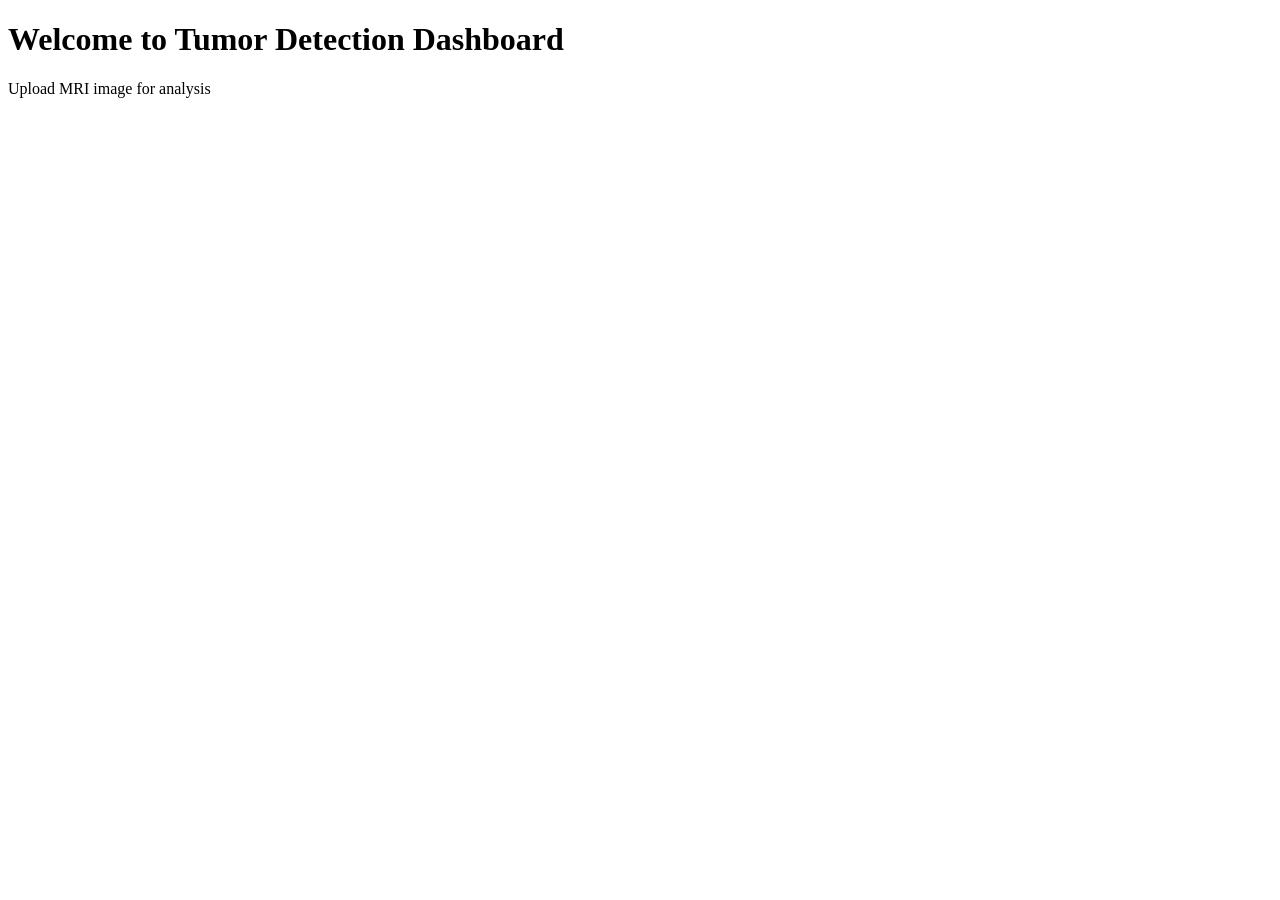
<file: Frontend/detection.html>
<!DOCTYPE html>
<html lang="en">
  <head>
    <meta charset="UTF-8" />
    <title>NeuroVision | Detection</title>
  </head>
  <body>
    <h1>Welcome to Tumor Detection Dashboard</h1>
    <p>Upload MRI image for analysis</p>
  </body>
</html>
</file>
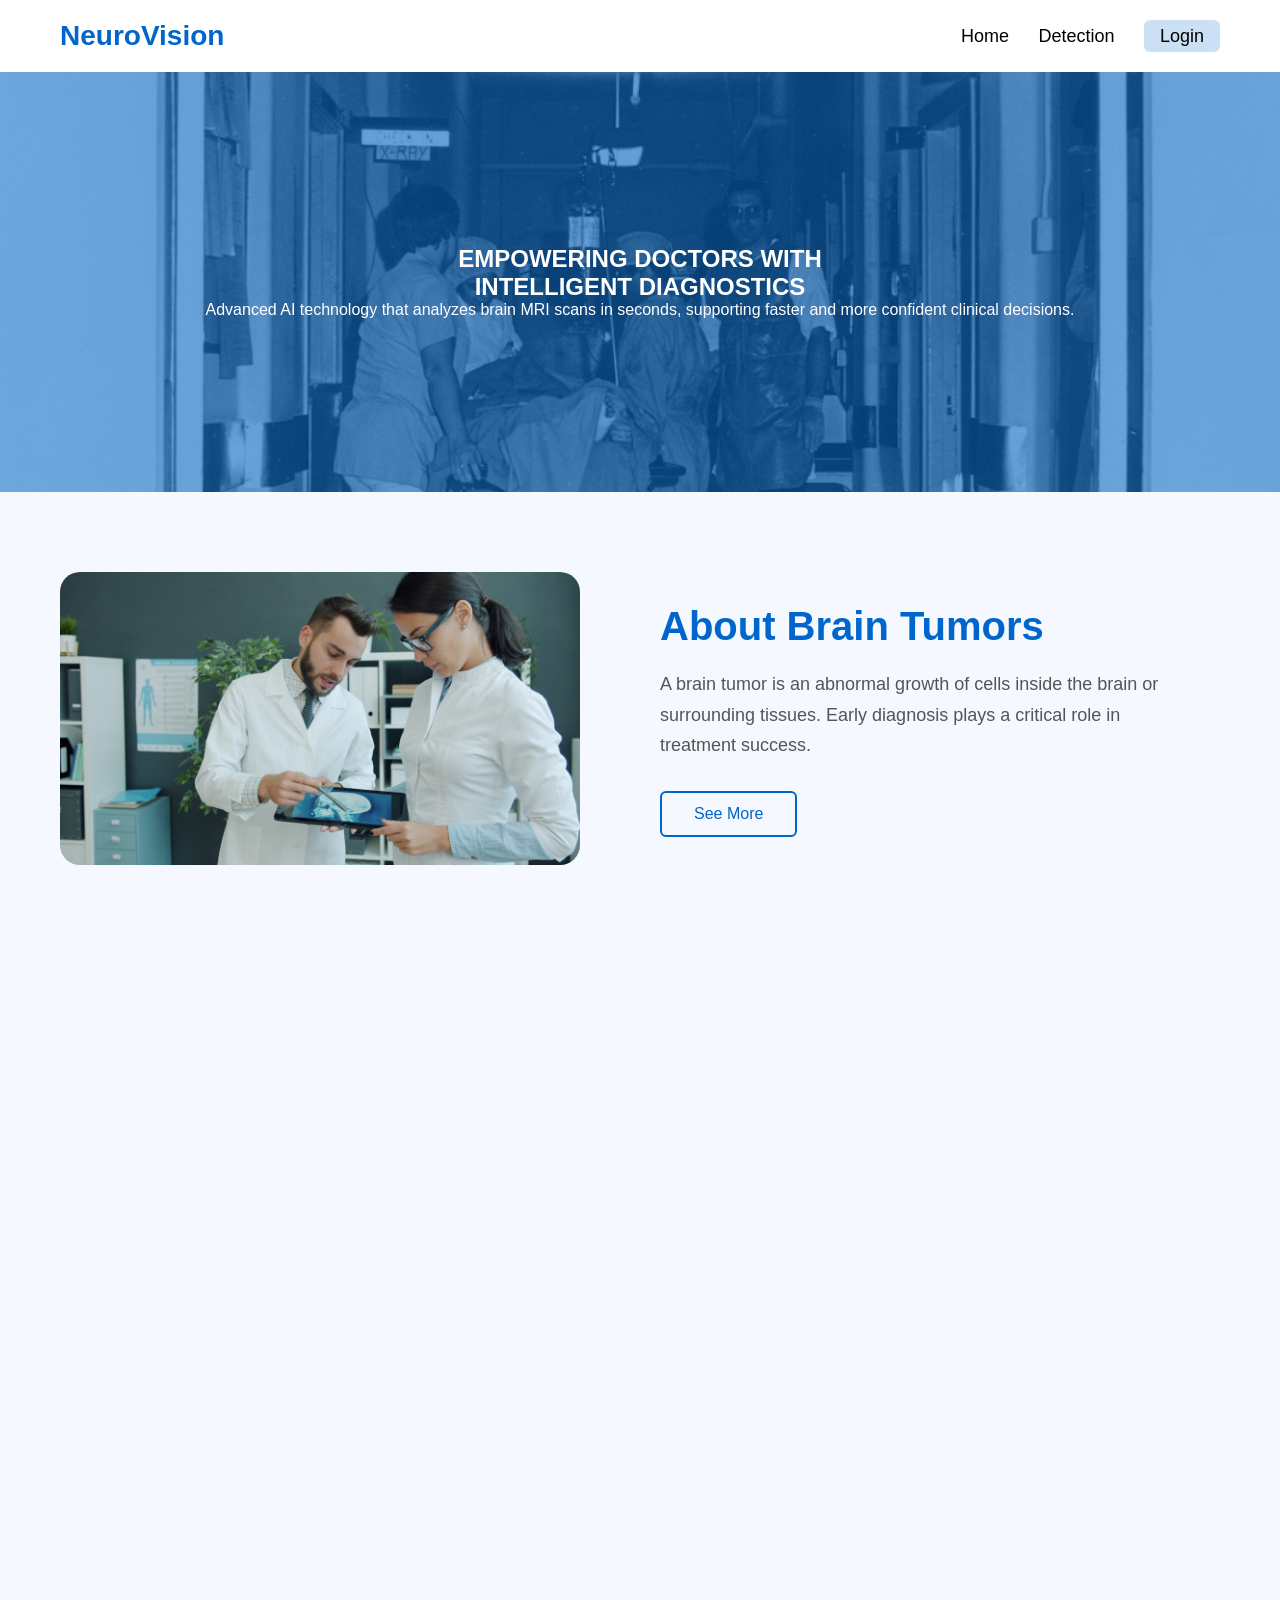
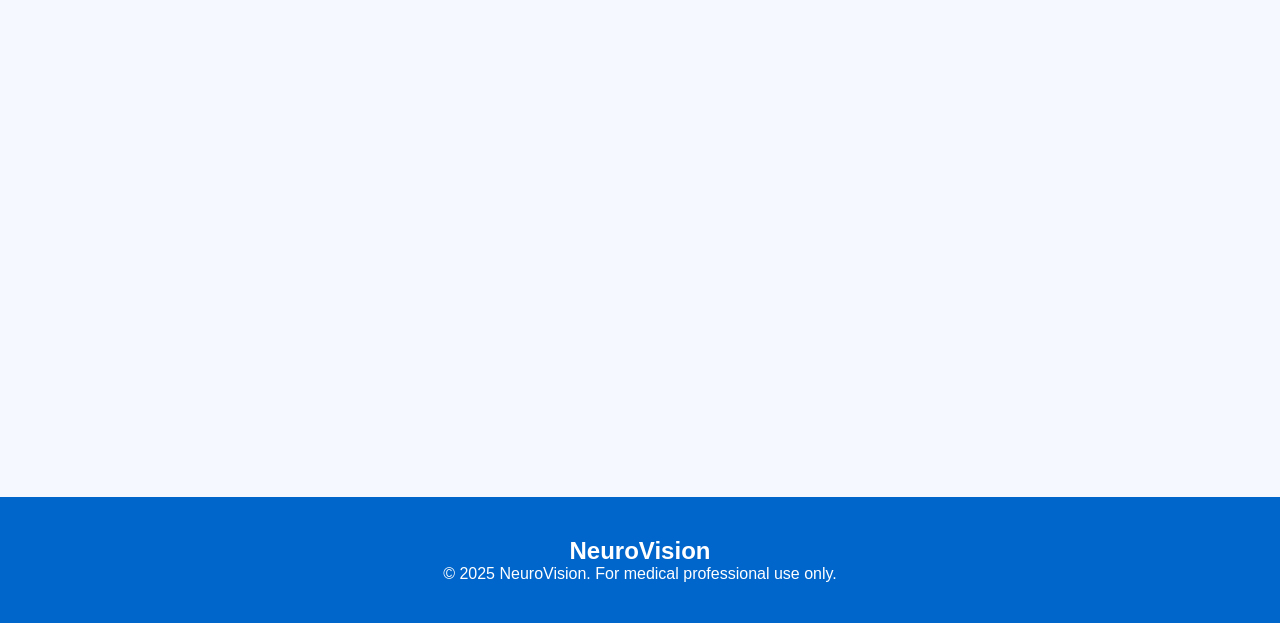
<file: Frontend/home.html>
<!DOCTYPE html>
<html lang="en">
  <head>
    <meta charset="UTF-8" />
    <meta name="viewport" content="width=device-width, initial-scale=1.0" />
    <title>NeuroVision: Automated Tumor Diagnosis</title>
    <link rel="icon" href="fav.jpg" />
    <link rel="stylesheet" href="home.css" />
  </head>

  <body>
    <!-- HEADER -->
    <header class="header">
      <div class="logo">NeuroVision</div>
      <nav class="navbar">
        <a href="home.html">Home</a>
        <a href="detection.html">Detection</a>
        <a href="login.html" class="login">Login</a>
      </nav>
    </header>

    <!-- HERO -->
    <section class="hero">
      <div class="hero-overlay"></div>
      <div class="hero-content">
        <h1>EMPOWERING DOCTORS WITH<br />INTELLIGENT DIAGNOSTICS</h1>
        <p>
          Advanced AI technology that analyzes brain MRI scans in seconds,
          supporting faster and more confident clinical decisions.
        </p>
      </div>
    </section>

    <!-- INFO SECTION -->
    <section class="info-section">
      <!-- ABOUT BRAIN TUMOR -->
      <div class="info-box">
        <div class="info-left">
          <img src="brain.jpeg" alt="Brain Tumor" />
        </div>
        <div class="info-right">
          <h2>About Brain Tumors</h2>

          <p class="short-text">
            A brain tumor is an abnormal growth of cells inside the brain or
            surrounding tissues. Early diagnosis plays a critical role in
            treatment success.
          </p>

          <p class="more-text">
            <strong>Definition:</strong> A brain tumor occurs when abnormal
            cells grow uncontrollably within the brain or nearby structures.
            Tumors can be <strong>primary</strong> (originating in the brain) or
            <strong>secondary</strong> (metastatic, spreading from other
            organs). <br /><br />

            <strong>Types of Brain Tumors:</strong><br />
            • <strong>Gliomas:</strong> Develop from glial cells and include
            astrocytoma, oligodendroglioma, and glioblastoma.<br />
            • <strong>Meningiomas:</strong> Arise from the meninges; usually
            benign and slow-growing.<br />
            • <strong>Pituitary Tumors:</strong> Affect hormone production and
            gland function.<br />
            • <strong>Pineal Tumors:</strong> Rare tumors near the pineal
            gland.<br /><br />

            Tumors are graded by the World Health Organization (Grade I–IV)
            based on aggressiveness. Recent research shows that deep learning
            models applied to MRI images can classify tumor types with high
            accuracy, supporting faster diagnosis and treatment planning.
          </p>

          <button class="see-more">See More</button>
        </div>
      </div>

      <!-- SIGNS & SYMPTOMS -->
      <div class="info-box reverse">
        <div class="info-left">
          <img src="sign.jpeg" alt="Symptoms" />
        </div>
        <div class="info-right">
          <h2>Signs & Symptoms</h2>

          <p class="short-text">
            Symptoms depend on tumor size, type, and location within the brain.
            Some symptoms develop gradually, while others appear suddenly.
          </p>

          <p class="more-text">
            Common signs and symptoms of brain tumors include persistent or
            worsening headaches, especially in the morning, seizures, nausea or
            vomiting, blurred or double vision, and difficulty with balance or
            coordination. Patients may also experience weakness or numbness in
            the arms or legs, speech difficulties, memory problems, confusion,
            personality changes, or hearing loss. Because these symptoms can
            worsen over time, early medical evaluation is essential for
            effective treatment.
          </p>

          <button class="see-more">See More</button>
        </div>
      </div>

      <!-- HOW SYSTEM WORKS -->
      <div class="info-box">
        <div class="info-left">
          <img src="AI.jpeg" alt="AI System" />
        </div>
        <div class="info-right">
          <h2>How the System Works</h2>

          <p class="short-text">
            NeuroVision uses artificial intelligence to assist doctors in brain
            tumor detection through MRI analysis.
          </p>

          <p class="more-text">
            The NeuroVision system allows users to upload MRI brain images
            through a secure web interface. The uploaded image undergoes
            preprocessing such as resizing and normalization before being passed
            to a trained deep learning model based on a convolutional neural
            network (VGG). The model analyzes the MRI scan to detect abnormal
            patterns and predicts whether a tumor is present. The system outputs
            the predicted tumor class along with a confidence score, helping
            clinicians make informed diagnostic decisions. This approach reduces
            manual effort, speeds up diagnosis, and provides AI-assisted
            clinical support.
          </p>

          <button class="see-more">See More</button>
        </div>
      </div>
    </section>

    <!-- FOOTER -->
    <footer class="footer">
      <h2>NeuroVision</h2>
      <p>© 2025 NeuroVision. For medical professional use only.</p>
    </footer>

    <!-- SCRIPT -->
    <script>
      // Scroll animation
      const boxes = document.querySelectorAll(".info-box");
      const observer = new IntersectionObserver(
        (entries) => {
          entries.forEach((entry) => {
            entry.target.classList.toggle("show", entry.isIntersecting);
          });
        },
        { threshold: 0.2 }
      );
      boxes.forEach((box) => observer.observe(box));

      // See more toggle
      const buttons = document.querySelectorAll(".see-more");
      buttons.forEach((btn) => {
        btn.addEventListener("click", () => {
          const moreText = btn.previousElementSibling;
          moreText.classList.toggle("show");
          btn.textContent =
            btn.textContent === "See More" ? "See Less" : "See More";
        });
      });
    </script>
  </body>
</html>
</file>
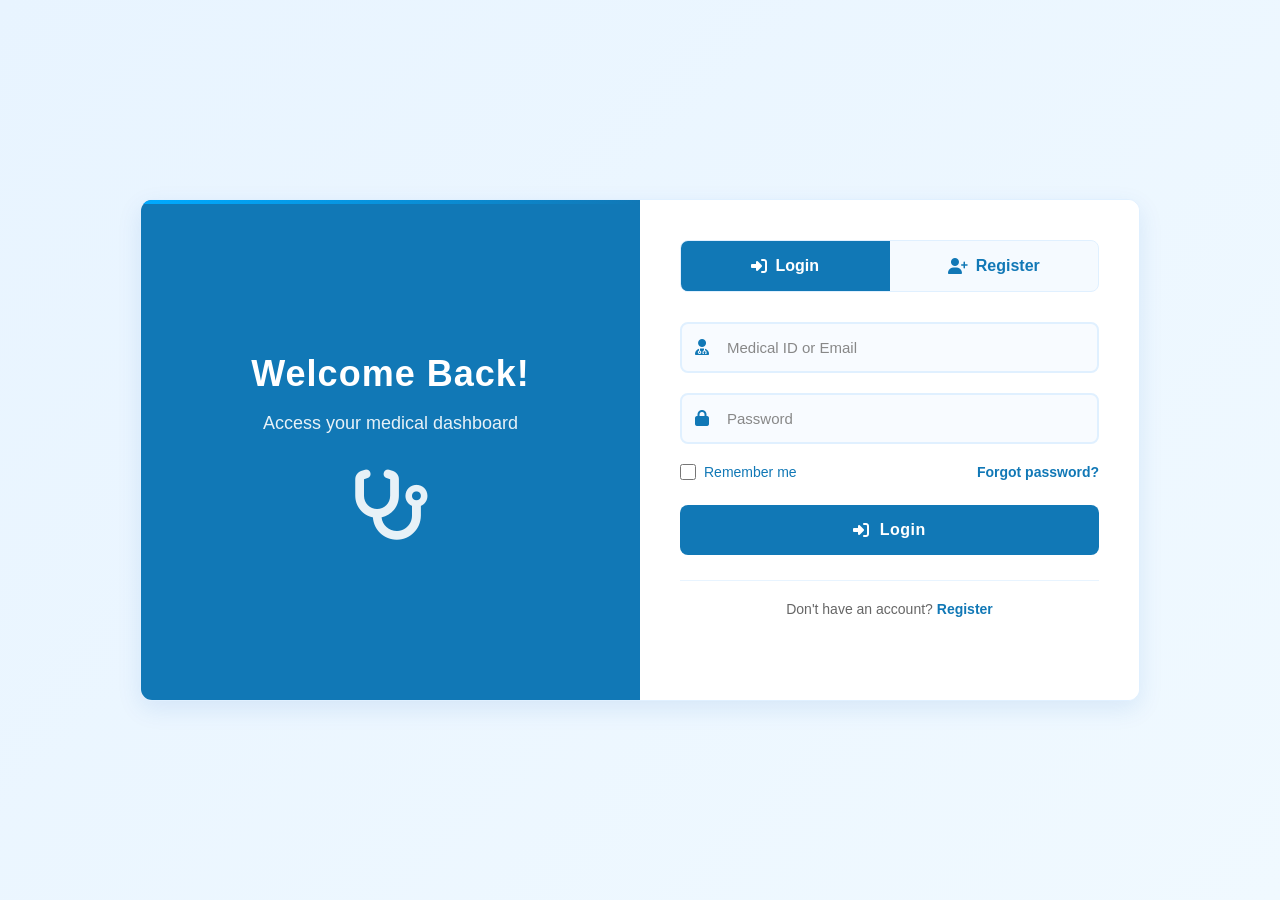
<file: Frontend/login.html>
<!DOCTYPE html>
<html lang="en">
  <head>
    <meta charset="UTF-8" />
    <meta name="viewport" content="width=device-width, initial-scale=1.0" />
    <title>NeuroVision: Automated Tumor Diagnosis</title>
    <link rel="stylesheet" href="auth.css" />
    <link
      rel="stylesheet"
      href="https://cdnjs.cloudflare.com/ajax/libs/font-awesome/6.4.0/css/all.min.css"
    />
    <link rel="icon" href="fav.jpg" />
  </head>
  <body>
    <div class="medical-container">
      <!-- Main Content -->
      <div class="content-wrapper">
        <!-- Left Panel - Simple Welcome -->
        <div class="welcome-panel">
          <div class="welcome-content">
            <h2>Welcome Back!</h2>
            <p>Access your medical dashboard</p>
            <div class="welcome-icon">
              <i class="fas fa-stethoscope"></i>
            </div>
          </div>
        </div>

        <!-- Right Panel - Forms -->
        <div class="form-section">
          <!-- Form Tabs - Using links for navigation -->
          <div class="form-tabs">
            <a href="#login" class="tab-btn active">
              <i class="fas fa-sign-in-alt"></i> Login
            </a>
            <a href="#register" class="tab-btn">
              <i class="fas fa-user-plus"></i> Register
            </a>
          </div>

          <!-- Forms Container - Only Login Form visible by default -->
          <div class="forms-container">
            <!-- Login Form (Visible by default) -->
            <form class="form active" id="login">
              <div class="input-group">
                <div class="input-icon">
                  <i class="fas fa-user-md"></i>
                </div>
                <input type="text" placeholder="Medical ID or Email" required />
              </div>

              <div class="input-group">
                <div class="input-icon">
                  <i class="fas fa-lock"></i>
                </div>
                <input type="password" placeholder="Password" required />
              </div>

              <div class="form-options">
                <label class="checkbox-label">
                  <input type="checkbox" />
                  <span>Remember me</span>
                </label>
                <a href="#" class="link-text">Forgot password?</a>
              </div>

              <button type="submit" class="submit-btn">
                <i class="fas fa-sign-in-alt"></i> Login
              </button>

              <div class="form-footer">
                <p>
                  Don't have an account?
                  <a href="#register" class="switch-form">Register</a>
                </p>
              </div>
            </form>

            <!-- Registration Form (Hidden by default) -->
            <form class="form" id="register">
              <div class="input-group">
                <div class="input-icon">
                  <i class="fas fa-user"></i>
                </div>
                <input type="text" placeholder="Full Name" required />
              </div>

              <div class="input-group">
                <div class="input-icon">
                  <i class="fas fa-envelope"></i>
                </div>
                <input type="email" placeholder="Email Address" required />
              </div>

              <div class="input-group">
                <div class="input-icon">
                  <i class="fas fa-lock"></i>
                </div>
                <input type="password" placeholder="Create Password" required />
              </div>

              <div class="input-group">
                <div class="input-icon">
                  <i class="fas fa-lock"></i>
                </div>
                <input
                  type="password"
                  placeholder="Confirm Password"
                  required
                />
              </div>

              <div class="checkbox-group">
                <label class="checkbox-label">
                  <input type="checkbox" required />
                  <span>I agree to the Terms & Conditions</span>
                </label>
              </div>

              <button type="submit" class="submit-btn">
                <i class="fas fa-user-plus"></i> Register
              </button>

              <div class="form-footer">
                <p>
                  Already have an account?
                  <a href="#login" class="switch-form">Login</a>
                </p>
              </div>
            </form>
          </div>
        </div>
      </div>
    </div>
    <script src="auth.js"></script>
  </body>
</html>
</file>
<file: Frontend/home.css>
* {
  margin: 0;
  padding: 0;
  box-sizing: border-box;
  font-family: Arial, sans-serif;
}

body {
  background: #f5f8ff;
}

/* HEADER */
.header {
  display: flex;
  justify-content: space-between;
  align-items: center;
  padding: 20px 60px;
  background: white;
  position: sticky;
  top: 0;
  z-index: 1000;
}

.logo {
  font-size: 28px;
  font-weight: bold;
  color: #0066cc;
}

.navbar a {
  margin-left: 25px;
  text-decoration: none;
  font-size: 18px;
  color: black;
}

.login {
  padding: 6px 16px;
  background: rgba(0, 102, 204, 0.2);
  border-radius: 6px;
}

/* HERO */
.hero {
  position: relative;
  height: 420px;
  background: url("bg.jpeg") center/cover no-repeat;
  display: flex;
  align-items: center;
  justify-content: center;
  color: white;
}

.hero-overlay {
  position: absolute;
  inset: 0;
  background: rgba(0, 102, 204, 0.55);
}

.hero-content {
  position: relative;
  text-align: center;
  max-width: 900px;
  animation: fadeUp 1.2s ease;
}

@keyframes fadeUp {
  from {
    opacity: 0;
    transform: translateY(40px);
  }
  to {
    opacity: 1;
    transform: translateY(0);
  }
}

/* INFO SECTION */
.info-section {
  padding: 80px 60px;
}

.info-box {
  display: flex;
  gap: 80px;
  align-items: center;
  margin-bottom: 120px;
  opacity: 0;
  transform: translateY(60px);
  transition: 0.8s ease;
}

.info-box.show {
  opacity: 1;
  transform: translateY(0);
}

.info-box.reverse {
  flex-direction: row-reverse;
}

.info-left img {
  width: 520px;
  border-radius: 20px;
}

.info-right h2 {
  font-size: 40px;
  color: #0066cc;
  margin-bottom: 20px;
}

.info-right p {
  font-size: 18px;
  line-height: 1.7;
  color: #555;
  max-width: 520px;
}

.more-text {
  max-height: 0;
  overflow: hidden;
  transition: max-height 0.6s ease;
  margin-top: 10px;
}

.more-text.show {
  max-height: 600px;
}

.see-more {
  margin-top: 20px;
  padding: 12px 32px;
  font-size: 16px;
  border: 2px solid #0066cc;
  background: transparent;
  color: #0066cc;
  border-radius: 6px;
  cursor: pointer;
}

.see-more:hover {
  background: #0066cc;
  color: white;
}

/* FOOTER */
.footer {
  background: #0066cc;
  color: white;
  text-align: center;
  padding: 40px 20px;
}

/* RESPONSIVE */
@media (max-width: 1024px) {
  .info-box {
    flex-direction: column;
    text-align: center;
  }
  .info-left img {
    width: 90%;
  }
}

@media (max-width: 768px) {
  .header {
    flex-direction: column;
    gap: 15px;
  }
  .hero-content h1 {
    font-size: 26px;
  }
  .info-section {
    padding: 40px 20px;
  }
}
</file>
<file: Frontend/auth.css>
/* NeuroVision: Medical Diagnostic Theme */
* {
  margin: 0;
  padding: 0;
  box-sizing: border-box;
  font-family: "Segoe UI", "Arial", sans-serif;
}

body {
  background: linear-gradient(135deg, #e8f4ff 0%, #f0f9ff 100%);
  min-height: 100vh;
  display: flex;
  justify-content: center;
  align-items: center;
  padding: 20px;
}

/* Main Container */
.medical-container {
  width: 100%;
  max-width: 1000px;
  background: white;
  border-radius: 12px;
  overflow: hidden;
  box-shadow: 0 8px 25px rgba(0, 91, 187, 0.1);
  border: 1px solid #e0f0ff;
}

/* Header - Professional Medical Theme */
.header {
  background: #ffffff;
  color: #1178b6;
  padding: 25px 40px;
  display: flex;
  align-items: center;
  gap: 20px;
  border-bottom: 3px solid #e8f4ff;
}

.header-icon {
  font-size: 32px;
  background: #1178b6;
  color: white;
  width: 60px;
  height: 60px;
  border-radius: 10px;
  display: flex;
  align-items: center;
  justify-content: center;
}

.header-text h1 {
  font-size: 28px;
  font-weight: 700;
  margin-bottom: 5px;
  color: #1178b6;
  letter-spacing: 0.5px;
}

.header-text p {
  font-size: 16px;
  color: #666;
  font-weight: 400;
}

/* Content Wrapper */
.content-wrapper {
  display: flex;
  min-height: 500px;
}

/* Left Panel - Professional Welcome Section */
.welcome-panel {
  flex: 1;
  background: linear-gradient(145deg, #1178b6 0%, #1178b6 100%);
  color: white;
  display: flex;
  align-items: center;
  justify-content: center;
  padding: 40px;
  position: relative;
  overflow: hidden;
}

.welcome-panel::before {
  content: "";
  position: absolute;
  top: 0;
  left: 0;
  right: 0;
  height: 4px;
  background: linear-gradient(to right, #00aaff, #1178b6);
}

.welcome-content {
  text-align: center;
  z-index: 1;
  position: relative;
}

.welcome-content h2 {
  font-size: 36px;
  font-weight: 700;
  margin-bottom: 15px;
  letter-spacing: 1px;
}

.welcome-content p {
  font-size: 18px;
  opacity: 0.9;
  margin-bottom: 30px;
  font-weight: 300;
  line-height: 1.5;
}

.welcome-icon {
  font-size: 70px;
  color: #ffffff;
  margin-top: 20px;
  opacity: 0.9;
}

@keyframes pulse {
  0% {
    opacity: 0.15;
  }
  50% {
    opacity: 0.25;
  }
  100% {
    opacity: 0.15;
  }
}

/* Right Panel - Forms */
.form-section {
  flex: 1;
  padding: 40px;
  display: flex;
  flex-direction: column;
  background: #ffffff;
}

/* Form Tabs - Professional Design */
.form-tabs {
  display: flex;
  background: #f5faff;
  border-radius: 8px;
  overflow: hidden;
  margin-bottom: 30px;
  border: 1px solid #e0f0ff;
}

.tab-btn {
  flex: 1;
  padding: 16px;
  background: transparent;
  border: none;
  color: #1178b6;
  font-size: 16px;
  font-weight: 600;
  text-decoration: none;
  display: flex;
  align-items: center;
  justify-content: center;
  gap: 8px;
  transition: all 0.3s ease;
  text-align: center;
  position: relative;
}

.tab-btn:hover {
  background: rgba(0, 91, 187, 0.05);
  text-decoration: none;
  color: #1178b6;
}

.tab-btn.active {
  background: #1178b6;
  color: white;
}

.tab-btn.active::after {
  content: "";
  position: absolute;
  bottom: 0;
  left: 0;
  right: 0;
  height: 3px;
  background: #1178b6;
}

/* Forms Container */
.forms-container {
  position: relative;
  flex: 1;
  min-height: 300px;
}

/* Form Styles */
.form {
  display: none;
  width: 100%;
  height: 100%;
  animation: fadeIn 0.4s ease;
}

@keyframes fadeIn {
  from {
    opacity: 0;
    transform: translateY(10px);
  }
  to {
    opacity: 1;
    transform: translateY(0);
  }
}

.form.active {
  display: block;
}

/* Show forms based on URL hash */
.form:target,
.form.active {
  display: block;
}

/* Hide active form when another is targeted */
.forms-container:has(#register:target) #login {
  display: none;
}

.forms-container:has(#login:target) #register {
  display: none;
}

/* Input Groups - Professional Medical Style */
.input-group {
  position: relative;
  margin-bottom: 20px;
}

.input-icon {
  position: absolute;
  left: 15px;
  top: 50%;
  transform: translateY(-50%);
  color: #1178b6;
  font-size: 16px;
}

.input-group input {
  width: 100%;
  padding: 15px 15px 15px 45px;
  border: 2px solid #e0f0ff;
  border-radius: 8px;
  font-size: 15px;
  color: #333;
  background: #f8fbff;
  transition: all 0.3s ease;
}

.input-group input:focus {
  outline: none;
  border-color: #1178b6;
  background: white;
  box-shadow: 0 0 0 3px rgba(0, 91, 187, 0.1);
}

.input-group input::placeholder {
  color: #888;
  font-weight: 300;
}

/* Form Options */
.form-options {
  display: flex;
  justify-content: space-between;
  align-items: center;
  margin: 20px 0 25px;
}

.checkbox-label {
  display: flex;
  align-items: center;
  gap: 8px;
  color: #1178b6;
  font-size: 14px;
  cursor: pointer;
  font-weight: 500;
}

.checkbox-label input[type="checkbox"] {
  width: 16px;
  height: 16px;
  accent-color: #1178b6;
  cursor: pointer;
}

.link-text {
  color: #1178b6;
  text-decoration: none;
  font-weight: 600;
  font-size: 14px;
  transition: color 0.3s ease;
}

.link-text:hover {
  color: #1178b6;
  text-decoration: underline;
}

/* Checkbox Group */
.checkbox-group {
  margin: 20px 0 25px;
}

/* Submit Button - Medical Professional Style */
.submit-btn {
  background: linear-gradient(to right, #1178b6, #1178b6);
  color: white;
  border: none;
  padding: 16px;
  border-radius: 8px;
  font-size: 16px;
  font-weight: 600;
  cursor: pointer;
  transition: all 0.3s ease;
  width: 100%;
  display: flex;
  align-items: center;
  justify-content: center;
  gap: 10px;
  letter-spacing: 0.5px;
}

.submit-btn:hover {
  background: linear-gradient(to right, #1178b6, #1178b6);
  transform: translateY(-2px);
  box-shadow: 0 5px 15px rgba(0, 91, 187, 0.2);
}

.submit-btn:active {
  transform: translateY(0);
}

/* Form Footer */
.form-footer {
  text-align: center;
  margin-top: 25px;
  padding-top: 20px;
  border-top: 1px solid #e8f4ff;
  color: #666;
  font-size: 14px;
}

.form-footer a {
  color: #1178b6;
  text-decoration: none;
  font-weight: 600;
  transition: color 0.3s ease;
}

.form-footer a:hover {
  color: #1178b6;
  text-decoration: underline;
}

/* Medical System Tagline */
.system-tagline {
  text-align: center;
  margin-top: 30px;
  padding: 15px;
  background: #f8fbff;
  border-radius: 8px;
  border-left: 4px solid #1178b6;
}

.system-tagline p {
  color: #1178b6;
  font-size: 14px;
  font-weight: 500;
  margin: 0;
}

.system-tagline i {
  color: #1178b6;
  margin-right: 8px;
}

/* Responsive Design */
@media (max-width: 768px) {
  .content-wrapper {
    flex-direction: column;
  }

  .welcome-panel {
    padding: 30px 20px;
    min-height: 180px;
  }

  .form-section {
    padding: 30px 20px;
  }

  .header {
    padding: 20px;
  }

  .welcome-content h2 {
    font-size: 28px;
  }

  .welcome-content p {
    font-size: 16px;
  }

  .welcome-icon {
    font-size: 50px;
  }

  .tab-btn {
    padding: 14px;
    font-size: 15px;
  }
}

/* Additional Medical Theme Elements */
.medical-note {
  background: #f8fbff;
  border-radius: 8px;
  padding: 12px;
  margin-top: 20px;
  border-left: 3px solid#1178b6;
}

.medical-note p {
  color: #1178b6;
  font-size: 13px;
  margin: 0;
  display: flex;
  align-items: center;
  gap: 8px;
}

/* Focus States for Accessibility */
input:focus-visible {
  outline: 2px solid #1178b6;
  outline-offset: 2px;
}

button:focus-visible {
  outline: 2px solid#1178b6;
  outline-offset: 2px;
}
</file>
